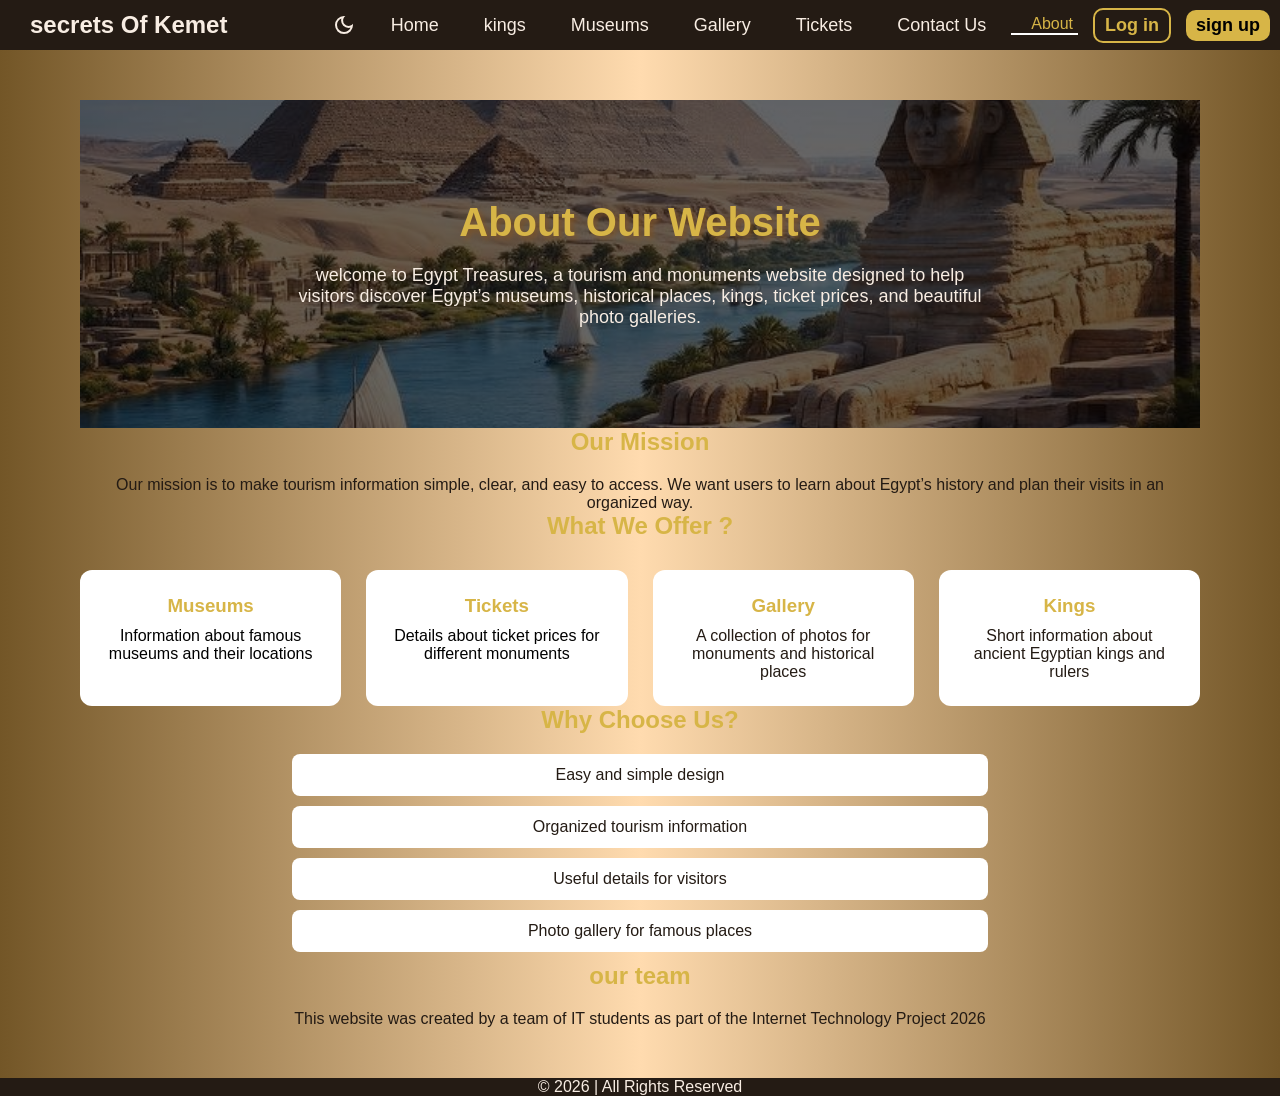
<file: about.html>
<!DOCTYPE html>
<html lang="en">
<head>
    <meta charset="UTF-8">
    <meta name="viewport" content="width=device-width, initial-scale=1.0">
    <title>About | Secrets Of Kemet</title>
    <link rel="stylesheet" href="style.css">
        <link rel="stylesheet" href="https://cdn.jsdelivr.net/npm/bootstrap-icons@1.11.1/font/bootstrap-icons.css">
    <style>
        body{
            font-family: 'Poppins', 'Segoe UI', Tahoma, Geneva, Verdana, sans-serif;
        }
        body.dark-mode .header , .h3-about{
            color: #d7b547;
        }
        body.dark-mode .box{
            color: #D1D1D1;   
            background-color: #2B1B12;
        }
        body.dark-mode li{
            color: #D1D1D1;   
            background-color: #2B1B12;
        }
        body.dark-mode .p-about{
           color: #F8EDE3;
        }
    </style>
</head>
<body>
 <header class="top">
        <h1 id="h1"> secrets Of Kemet</h1>
        <nav >
             <button id="theme-b">
            <svg class="sun-icon" xmlns="http://www.w3.org/2000/svg" height="24px" viewBox="0 -960 960 960" width="24px" fill="#FFD700"><path d="M565-395q35-35 35-85t-35-85q-35-35-85-35t-85 35q-35 35-35 85t35 85q35 35 85 35t85-35Zm-226.5 56.5Q280-397 280-480t58.5-141.5Q397-680 480-680t141.5 58.5Q680-563 680-480t-58.5 141.5Q563-280 480-280t-141.5-58.5ZM200-440H40v-80h160v80Zm720 0H760v-80h160v80ZM440-760v-160h80v160h-80Zm0 720v-160h80v160h-80ZM256-650l-101-97 57-59 96 100-52 56Zm492 496-97-101 53-55 101 97-57 59Zm-98-550 97-101 59 57-100 96-56-52ZM154-212l101-97 55 53-97 101-59-57Zm326-268Z"/></svg>
             <svg class="moon-icon" xmlns="http://www.w3.org/2000/svg" height="24px" viewBox="0 -960 960 960" width="24px" fill="#555"><path d="M480-120q-150 0-255-105T120-480q0-150 105-255t255-105q14 0 27.5 1t26.5 3q-41 29-65.5 75.5T444-660q0 90 63 153t153 63q55 0 101-24.5t75-65.5q2 13 3 26.5t1 27.5q0 150-105 255T480-120Zm0-80q88 0 158-48.5T740-375q-20 5-40 8t-40 3q-123 0-209.5-86.5T364-660q0-20 3-40t8-40q-78 32-126.5 102T200-480q0 116 82 198t198 82Zm-10-270Z"/></svg>
            </button>
            <a href="index.html">Home</a>
            <a href="kings.html">kings</a>
            <a href="museums.html">Museums</a>
            <a href="gallery.html">Gallery </a>
            <a href="tickets.html">Tickets</a>
            <a href="contact-us.html"> Contact Us</a>
            <a href="about.html"class="active" >About</a>
            <a href="login.html" class="button"> Log in </a>
            <a href="sign-in.html" class="button-2">sign up </a>
        </nav>
    </header>
    <div class="allsections">
    <section class="hero">
    <h2 class="header">About Our Website</h2>
    <p clase="p-about">welcome to Egypt Treasures, a tourism and monuments website designed
            to help visitors discover Egypt’s museums, historical places, kings,
            ticket prices, and beautiful photo galleries.</p>
</section>

<section class="mission">
    <h2 class="header" >Our Mission</h2>
    <p class="p-about">Our mission is to make tourism information simple, clear, and easy
            to access. We want users to learn about Egypt’s history and plan
            their visits in an organized way.</p>
</section>

<section class="offers">
    <h2 class="header" >What We Offer ? </h2>
    <div class="boxes">
        <div class="box">
            <h3 clase="h3-about">Museums</h3>
            <p clase="p-about" >Information about famous museums and their locations</p>
        </div>
        <div class="box">
            <h3 clase="h3-about" >Tickets</h3>
            <p>Details about ticket prices for different monuments</p>
        </div><div class="box">
            <h3 class="h3-about">Gallery</h3>
            <p class="p-about" >A collection of photos for monuments and historical places</p>
        </div>
        <div class="box">
            <h3>Kings</h3>
            <p class="p-about" >Short information about ancient Egyptian kings and rulers</p>
        </div>
    </div>
</section>

<section class="why">
    <h2 class="header" >Why Choose Us?</h2>
    <ul>
        <li>Easy and simple design</li>
        <li>Organized tourism information</li>
        <li>Useful details for visitors</li>
        <li>Photo gallery for famous places</li>
    </ul>
</section>

<section class="team">
    <h2 class="header">our team</h2>
    <p class="p-about">This website was created by a team of IT students as part of the
            Internet Technology Project 2026</p>
</section> </div>
     <footer>
        <p> &copy; 2026 | All Rights Reserved </p>
    </footer>
    <script src="script.js"></script>
</body>
</html>
</file>
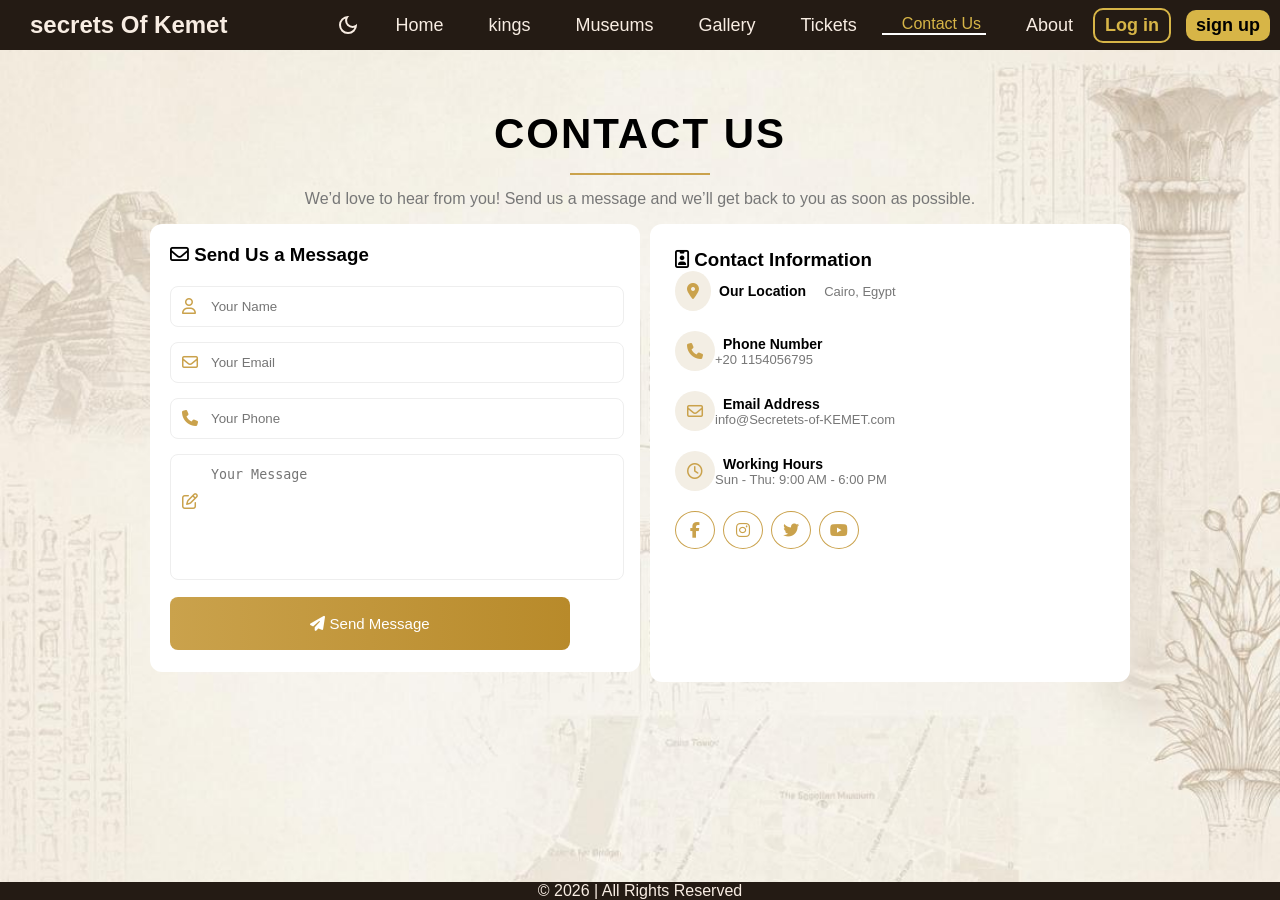
<file: contact-us.html>
<!DOCTYPE html>
<html lang="en">
<head>
    <meta charset="UTF-8">
    <meta name="viewport" content="width=device-width, initial-scale=1.0">
    <title>Contact Us | Secrets Of Kemet</title>
    <link rel="stylesheet" href="style.css">
     <link rel="stylesheet" href="https://cdnjs.cloudflare.com/ajax/libs/font-awesome/6.5.0/css/all.min.css">
    <link rel="stylesheet" href="https://cdn.jsdelivr.net/npm/bootstrap-icons@1.11.1/font/bootstrap-icons.css">
    <style>
        .all {
            background-image: url("images/light.png");
            background-repeat: no-repeat;
            background-position: center;
            background-attachment: fixed;
            background-size: cover;
            font-family: 'Poppins', sans-serif;
        }
        body.dark-mode {
            background-image: url("images/photo_6030322512849210557_y.jpg");
            background-size: cover;
            background-attachment: fixed;
            color: #A08D7D;
        }
        body.dark-mode .contact h1 {
            color: #D4A373;
        }
        body.dark-mode .line {
            background: #D4A373;
        }
        body.dark-mode .title {
            color: #A08D7D;
        }
        body.dark-mode .form1{
            background: rgba(34, 26, 21, 0.7);
            border: 1px solid #5E4834;
            box-shadow: 0 8px 32px 0 rgba(0, 0, 0, 0.5);
        }
        body.dark-mode .send {
            color: #E19F5B;
        }
         body.dark-mode .info-in-us h3{
            color: #E19F5B;
        }
        body.dark-mode .info-in-us {background: rgba(34, 26, 21, 0.7);
            border: 1px solid #5E4834;
            box-shadow: 0 8px 32px 0 rgba(0, 0, 0, 0.5);
        }
        body.dark-mode .input input,
        body.dark-mode .input textarea {
            background: #120E0A;
            border: 1px solid #44362a;
            color: #E5E1DB;
        }
        body.dark-mode .input span {
            color: #C59358;
        }
        body.dark-mode .item h4{
            color: #E19F5B;
        }
        body.dark-mode .item span {
            background: #2b221c;
            color: #D4A373;
        }
        body.dark-mode .social span {
            border-color: #D4A373;
            color: #D4A373;
        }
        body.dark-mode .butt {
            background: linear-gradient(to right, #6B4124, #C59358, #6B4124);
            color: #1A1612;
            font-weight: bold;
            border: none;
        }
        body.dark-mode .butt:hover {
            background: linear-gradient(to right, #C59358, #D4A373, #C59358);
            transform: translateY(-2px);
            transition: 0.3s;
        }
    </style>
</head>
<body class="all">
     <header class="top">
        <h1 id="h1"> secrets Of Kemet</h1>
        <nav >
             <button id="theme-b">
            <svg class="sun-icon" xmlns="http://www.w3.org/2000/svg" height="24px" viewBox="0 -960 960 960" width="24px" fill="#FFD700"><path d="M565-395q35-35 35-85t-35-85q-35-35-85-35t-85 35q-35 35-35 85t35 85q35 35 85 35t85-35Zm-226.5 56.5Q280-397 280-480t58.5-141.5Q397-680 480-680t141.5 58.5Q680-563 680-480t-58.5 141.5Q563-280 480-280t-141.5-58.5ZM200-440H40v-80h160v80Zm720 0H760v-80h160v80ZM440-760v-160h80v160h-80Zm0 720v-160h80v160h-80ZM256-650l-101-97 57-59 96 100-52 56Zm492 496-97-101 53-55 101 97-57 59Zm-98-550 97-101 59 57-100 96-56-52ZM154-212l101-97 55 53-97 101-59-57Zm326-268Z"/></svg>
             <svg class="moon-icon" xmlns="http://www.w3.org/2000/svg" height="24px" viewBox="0 -960 960 960" width="24px" fill="#555"><path d="M480-120q-150 0-255-105T120-480q0-150 105-255t255-105q14 0 27.5 1t26.5 3q-41 29-65.5 75.5T444-660q0 90 63 153t153 63q55 0 101-24.5t75-65.5q2 13 3 26.5t1 27.5q0 150-105 255T480-120Zm0-80q88 0 158-48.5T740-375q-20 5-40 8t-40 3q-123 0-209.5-86.5T364-660q0-20 3-40t8-40q-78 32-126.5 102T200-480q0 116 82 198t198 82Zm-10-270Z"/></svg>
            </button>
            <a href="index.html">Home</a>
            <a href="kings.html">kings</a>
            <a href="museums.html">Museums</a>
            <a href="gallery.html">Gallery </a>
            <a href="tickets.html">Tickets</a>
            <a href="contact-us.html"class="active" > Contact Us</a>
            <a href="about.html">About</a>
            <a href="login.html" class="button"> Log in </a>
            <a href="sign-in.html" class="button-2">sign up </a>
        </nav>
    </header>
     <section class="contact">

        <h1 class="usus">CONTACT US</h1>
        <div class="line"></div>
        <p class="title">
            We’d love to hear from you! Send us a message and we’ll get back to you as soon as possible.
        </p>
        <div class="contain">
            <div class="form1">
                <h3 class="send"><span class="fa-regular fa-envelope"></span> Send Us a Message</h3>
                <form id="form">
                    <div id="error"></div>
                    <div class="input">
                        <span class="fa-regular fa-user"></span>
                        <input id="textt" type="text" placeholder="Your Name">
                    </div>
                    <div class="input">
                        <span class="fa-regular fa-envelope"></span>
                        <input id="email" type="email" placeholder="Your Email">
                    </div>
                    <div class="input">
                        <span class="fa-solid fa-phone"></span>
                        <input id="num" type="number" placeholder="Your Phone">
                    </div>
                    <div class="input">
                        <span class="fa-regular fa-pen-to-square"></span>
                        <textarea id="area" class="note" placeholder="Your Message"></textarea>
                    </div>
                    <div>
                        <button id="button" class="butt"><span class="fa-solid fa-paper-plane"></span> Send
                            Message</button>
                    </div>
                </form>
            </div>
            <div class="info-in-us">
                <h3><span class="fa-regular fa-id-badge"></span> Contact Information</h3>
                <div class="item">
                    <span class="fa-solid fa-location-dot"></span>
                    <h4>Our Location</h4>
                    <p>Cairo, Egypt</p>
                </div>
                <div>
                    <div class="item">
                        <span class="fa-solid fa-phone"></span>
                        <div>
                            <h4>Phone Number</h4>
                            <p>+20 1154056795</p>
                        </div>
                    </div>
                    <div class="item">
                        <span class="fa-regular fa-envelope"></span>
                        <div>
                            <h4>Email Address</h4>
                            <p>info@Secretets-of-KEMET.com</p>
                        </div>
                    </div>
                    <div class="item">
                        <span class="fa-regular fa-clock"></span>
                        <div>
                            <h4>Working Hours</h4>
                            <p>Sun - Thu: 9:00 AM - 6:00 PM</p>
                        </div>
                    </div>
                    <div class="social">
                        <span class="fab fa-facebook-f"></span>
                        <span class="fab fa-instagram"></span>
                        <span class="fab fa-twitter"></span>
                        <span class="fab fa-youtube"></span>
                    </div>
                </div>
            </div>
        </div>
    </section>
      
    <footer>
        <p> &copy; 2026 | All Rights Reserved </p>
    </footer>
    <script>
        const themeBtn = document.getElementById('theme-b');
const bodyElement = document.body;
if (localStorage.getItem('theme') === 'dark') {
    bodyElement.classList.add('dark-mode');
}
themeBtn.addEventListener('click', () => {
    bodyElement.classList.toggle('dark-mode');
    if (bodyElement.classList.contains('dark-mode')) {
        localStorage.setItem('theme', 'dark');
    } else {
        localStorage.setItem('theme', 'light');
    }
});
        
       const form = document.getElementById('form');
const nam = document.getElementById('textt');
const emai = document.getElementById('email');
const phon = document.getElementById('num');
const mess = document.getElementById('area');
const errorElement = document.getElementById('error');

form.addEventListener('submit', function(e)  {
    let messages = [];
    if (nam.value === '' || nam.value == null) {
        messages.push("please enter your name");
    }

    
    const emailRegex = /^[^\s@]+@[^\s@]+\.[^\s@]+$/;
    if (!emailRegex.test(emai.value)) {
        messages.push("write the correct  EMAIL");
    }

    
    if (phon.value.length < 11) {
        messages.push(" The phone number must be at least 11 digits");
    }

    if (mess.value.length <= 10) {
        messages.push("please enter your message");
    }

    if (messages.length > 0) {
        e.preventDefault();
        errorElement.style.color = "red";
        errorElement.style.marginBottom = "15px";
        errorElement.innerText = messages.join(', ');
    }
});

nam.oninput = function() {
    localStorage.setItem('user_name', nam.value);
};

emai.oninput = function() {
    localStorage.setItem('user_email', emai.value);
};

phon.oninput = function() {
    localStorage.setItem('user_phone', phon.value);
};

mess.oninput = function() {
    sessionStorage.setItem('temp_message', mess.value);
};

window.onload = function() {
    if (localStorage.getItem('user_name')) {
        nam.value = localStorage.getItem('user_name');
    }
    
    if (localStorage.getItem('user_email')) {
        emai.value = localStorage.getItem('user_email');
    }
    
    if (localStorage.getItem('user_phone')) {
        phon.value = localStorage.getItem('user_phone');
    }

    if (sessionStorage.getItem('temp_message')) {
        mess.value = sessionStorage.getItem('temp_message');
    }
};

    </script>
</body>

</html>
</file>
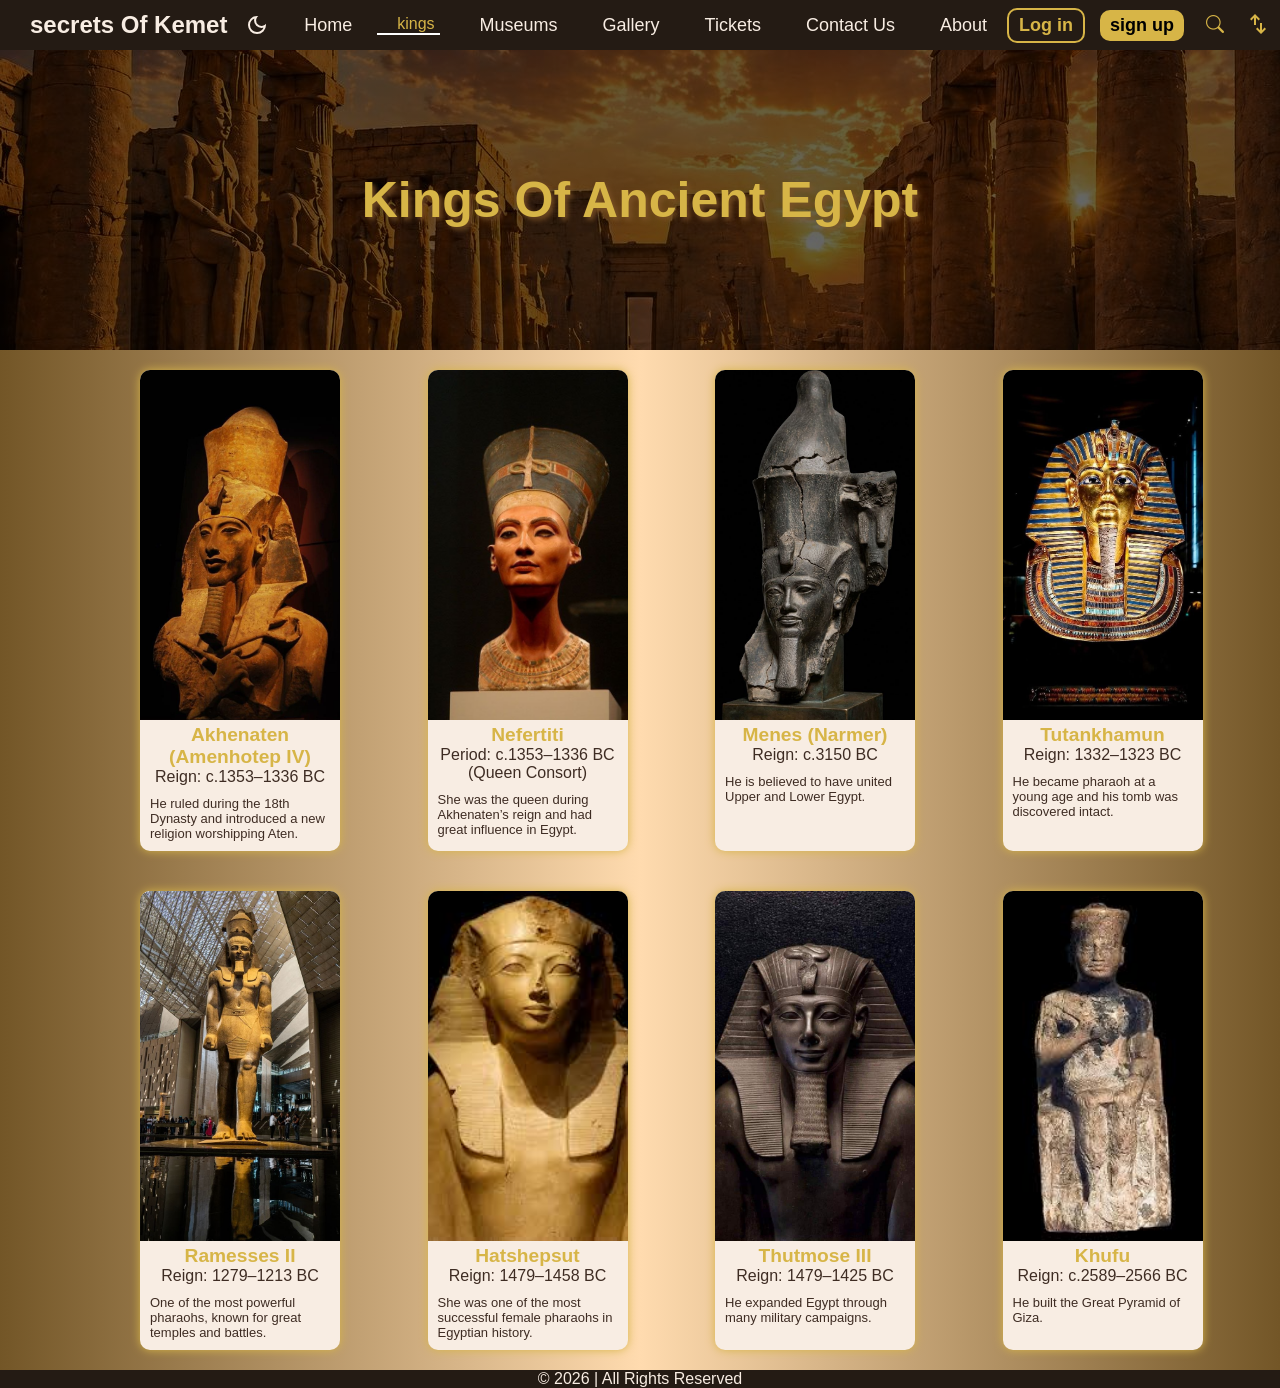
<file: kings.html>
<!DOCTYPE html>
<html lang="en">
<head>
    <meta charset="UTF-8">
    <meta name="viewport" content="width=device-width, initial-scale=1.0">
    <title>kings | Secrets Of Kemet</title>
    <link rel="stylesheet" href="style.css">
    <style>
        body{
            font-family: 'Poppins', 'Segoe UI', Tahoma, Geneva, Verdana, sans-serif;
        }
    
        body.dark-mode .card:hover{
            box-shadow: 0 7px 17px  #735627 ;
        }
   
        body.dark-mode .card{
            background-color: #2B1B12;
            box-shadow: 0 0 10px  #735627;
        }
        body.dark-mode .info{
            color: #D1D1D1;
        }
         body.dark-mode .info-2{
            color: #D1D1D1;
        }
        body.dark-mode #search input{
           background-color: #2B1B12;
        } 
    </style>
    <link rel="stylesheet" href="https://cdn.jsdelivr.net/npm/bootstrap-icons@1.11.1/font/bootstrap-icons.css">
</head>
<body>
    <header class="top">  
        <h1 id="h1"> secrets Of Kemet</h1>
        <nav >
             <button id="theme-b">
            <svg class="sun-icon" xmlns="http://www.w3.org/2000/svg" height="24px" viewBox="0 -960 960 960" width="24px" fill="#FFD700"><path d="M565-395q35-35 35-85t-35-85q-35-35-85-35t-85 35q-35 35-35 85t35 85q35 35 85 35t85-35Zm-226.5 56.5Q280-397 280-480t58.5-141.5Q397-680 480-680t141.5 58.5Q680-563 680-480t-58.5 141.5Q563-280 480-280t-141.5-58.5ZM200-440H40v-80h160v80Zm720 0H760v-80h160v80ZM440-760v-160h80v160h-80Zm0 720v-160h80v160h-80ZM256-650l-101-97 57-59 96 100-52 56Zm492 496-97-101 53-55 101 97-57 59Zm-98-550 97-101 59 57-100 96-56-52ZM154-212l101-97 55 53-97 101-59-57Zm326-268Z"/></svg>
             <svg class="moon-icon" xmlns="http://www.w3.org/2000/svg" height="24px" viewBox="0 -960 960 960" width="24px" fill="#555"><path d="M480-120q-150 0-255-105T120-480q0-150 105-255t255-105q14 0 27.5 1t26.5 3q-41 29-65.5 75.5T444-660q0 90 63 153t153 63q55 0 101-24.5t75-65.5q2 13 3 26.5t1 27.5q0 150-105 255T480-120Zm0-80q88 0 158-48.5T740-375q-20 5-40 8t-40 3q-123 0-209.5-86.5T364-660q0-20 3-40t8-40q-78 32-126.5 102T200-480q0 116 82 198t198 82Zm-10-270Z"/></svg>
            </button>
            <a href="index.html">Home</a>
            <a href="kings.html" class="active">kings</a>
            <a href="museums.html">Museums</a>
            <a href="gallery.html">Gallery </a>
            <a href="tickets.html">Tickets</a>
            <a href="contact-us.html"> Contact Us</a>
            <a href="about.html">About</a>
            <a href="login.html" class="button"> Log in </a>
            <a href="sign-in.html" class="button-2">sign up </a>
            <button class="search-b">
                 <span class="bi bi-search"></span>
            </button>
             <button class="layout">
                <svg class="s-t" xmlns="http://www.w3.org/2000/svg" height="24px" viewBox="0 -960 960 960" width="24px" fill="#e3e3e3"><path d="M320-440v-287L217-624l-57-56 200-200 200 200-57 56-103-103v287h-80ZM600-80 400-280l57-56 103 103v-287h80v287l103-103 57 56L600-80Z"/></svg>
            </button> 
        </nav>
    </header>
    
    <main>
    <h2 id="h2">Kings Of Ancient Egypt</h2>
    <div id="search">
            <input type="text" placeholder="search......" >
     </div>
 <section class="row-s">
    <div class="row">
        <div class="card">
            <img src="images-kings/photo_2026-04-26_17-22-51.jpg" alt="king">
            <h3 class="name">Akhenaten (Amenhotep IV)</h3>
             <p class="info">Reign: c.1353–1336 BC</p>
             <p class="info-2">He ruled during the 18th Dynasty and introduced a new religion worshipping Aten.</p>
        </div>
        <div class="card">
            <img src="images-kings/photo_٢٠٢٦-٠٤-٢٦_٢١-٤١-٤٠.jpg" alt="king">
            <h3 class="name">Nefertiti</h3>
            <p class="info">Period: c.1353–1336 BC (Queen Consort)</p>
            <p class="info-2">She was the queen during Akhenaten’s reign and had great influence in Egypt.</p>
        </div>

        <div class="card">
            <img src="images-kings/photo_2026-04-30_22-57-32.jpg" alt="king">
            <h3 class="name">Menes (Narmer)</h3>
             <p class="info">Reign: c.3150 BC</p>
             <p class="info-2">He is believed to have united Upper and Lower Egypt.</p>
        </div>
         <div class="card">
            <img src="images-kings/photo_2026-04-26_17-24-52.jpg" alt="king">
            <h3 class="name">Tutankhamun</h3>
            <p class="info">Reign: 1332–1323 BC</p>
             <p class="info-2">He became pharaoh at a young age and his tomb was discovered intact.</p>
        </div>
    </div>
        <div class="row">
        <div class="card">
            <img src="images-kings/photo_٢٠٢٦-٠٤-٢٦_٢١-٤١-٤١ (2).jpg" alt="king">
            <h3 class="name">Ramesses II</h3>
            <p class="info">Reign: 1279–1213 BC</p>
            <p class="info-2">One of the most powerful pharaohs, known for great temples and battles.</p>
        </div>
         <div class="card">
            <img src="images-kings/images.jpg" alt="king">
            <h3 class="name">Hatshepsut</h3>
            <p class="info">Reign: 1479–1458 BC</p>
            <p class="info-2">She was one of the most successful female pharaohs in Egyptian history.</p>
        </div>
        <div class="card">
            <img src="images-kings/photo_٢٠٢٦-٠٤-٢٦_٢١-٤١-٤١.jpg" alt="king">
            <h3 class="name">Thutmose III</h3>
             <p class="info">Reign: 1479–1425 BC</p>
              <p class="info-2">He expanded Egypt through many military campaigns.</p>
        </div>
        <div class="card">
            <img src="images-kings/images (1).jpg" alt="king">
            <h3 class="name">Khufu</h3>
            <p class="info">Reign: c.2589–2566 BC</p>
            <p class="info-2">He built the Great Pyramid of Giza.</p>
        </div>
    </div>
 </section>
    </main>
    <footer>
        <p> &copy; 2026 | All Rights Reserved </p>
    </footer>
    <script src="script.js"></script>
</body>

</html>
</file>
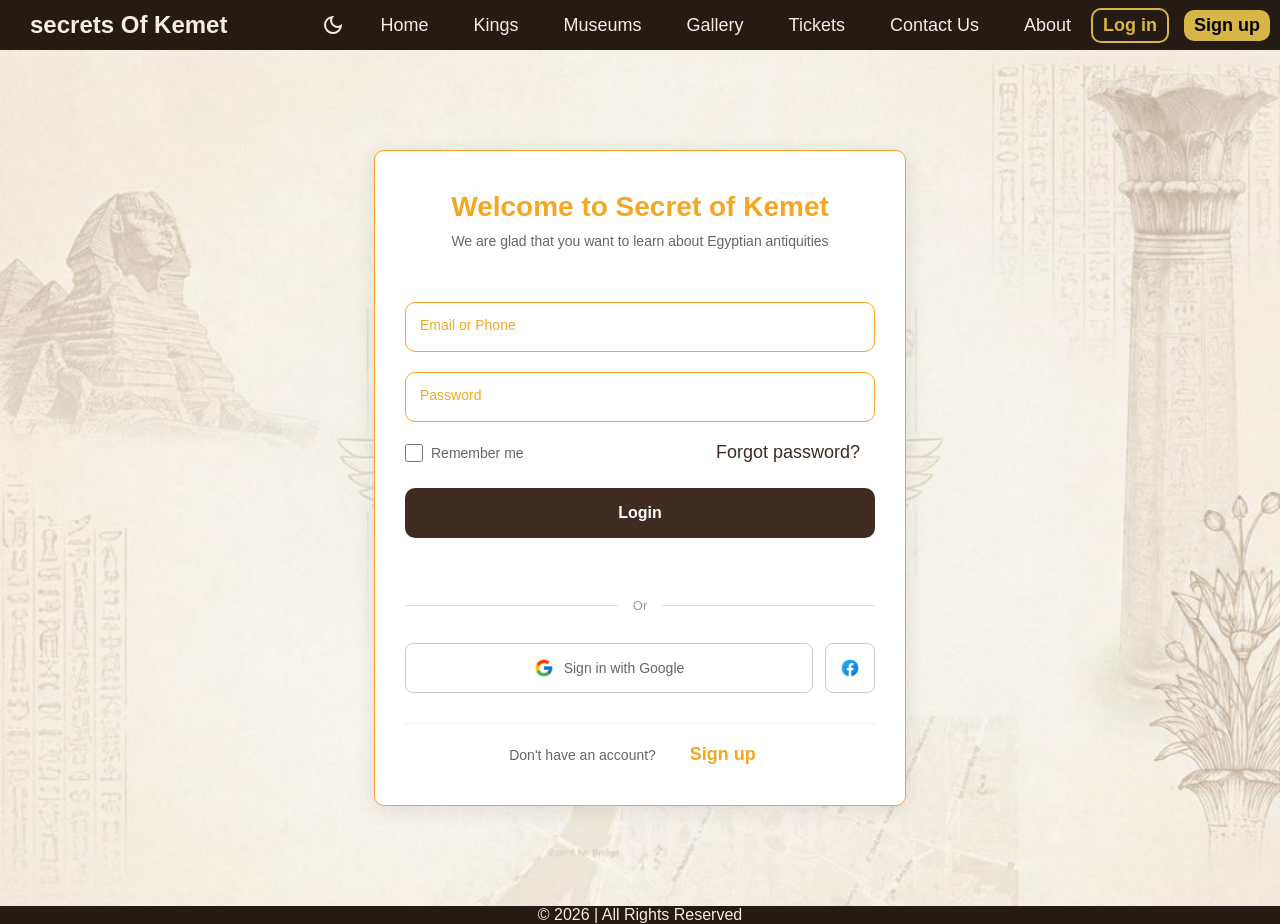
<file: login.html>
<!DOCTYPE html>
<html lang="en">
<head>
    <meta charset="UTF-8">
    <meta name="viewport" content="width=device-width, initial-scale=1.0">
    <title>Log In | Secrets Of Kemet</title>
    <link rel="stylesheet" href="style.css">
        <link rel="stylesheet" href="https://cdn.jsdelivr.net/npm/bootstrap-icons@1.11.1/font/bootstrap-icons.css">
    <style>
body {
display: flex;
min-height: 100vh; 
justify-content: center;
align-items: center;
background-image: url("images/light.png");
background-repeat: no-repeat;
background-position: center;
background-attachment: fixed;
background-size: cover;
font-family: 'Poppins', 'Segoe UI', Tahoma, Geneva, Verdana, sans-serif;
}     
        :root {
--main-color: #3E2C23;
--white: #ffffff;
--accent: #f5a623;
--dark: #0d0e12;
--text-muted: #ffffffa6;
--purple-focus: #8749f2;
--border-light: #ccc;
--text-secondary: #666;
}
.dark-mode{
    --main-color: linear-gradient(to right, #6B4124, #C59358, #6B4124);
    --white: rgba(34,26,21,0.7);
    --accent: #D4A373;
    --dark: white;
    --text-muted: #ffffffa6;
    --purple-focus: #ffffff;
    --border-light: #C59358;
    --text-secondary: #D4A373;
    background-image: url("images/dark.png");
}
.dark-mode .login-button:hover{
    background: linear-gradient(to right, #C59358, #D4A373, #C59358);
    transform: translateY(-2px);
    transition: 0.3s;
}
.dark-mode .social-button {
    color: #ffffff
}
.dark-mode .social-button:hover{
    color: #6B4124

}     
 body.dark-mode{
            background-image: url("images/dark.png");
            background-size: cover;
            background-position: center;
	        background-repeat:no-repeat;
}
</style>
</head>
<body>
    <header class="top">
        <h1 id="h1"> secrets Of Kemet</h1>
        <nav >
             <button id="theme-b">
            <svg class="sun-icon" xmlns="http://www.w3.org/2000/svg" height="24px" viewBox="0 -960 960 960" width="24px" fill="#FFD700"><path d="M565-395q35-35 35-85t-35-85q-35-35-85-35t-85 35q-35 35-35 85t35 85q35 35 85 35t85-35Zm-226.5 56.5Q280-397 280-480t58.5-141.5Q397-680 480-680t141.5 58.5Q680-563 680-480t-58.5 141.5Q563-280 480-280t-141.5-58.5ZM200-440H40v-80h160v80Zm720 0H760v-80h160v80ZM440-760v-160h80v160h-80Zm0 720v-160h80v160h-80ZM256-650l-101-97 57-59 96 100-52 56Zm492 496-97-101 53-55 101 97-57 59Zm-98-550 97-101 59 57-100 96-56-52ZM154-212l101-97 55 53-97 101-59-57Zm326-268Z"/></svg>
             <svg class="moon-icon" xmlns="http://www.w3.org/2000/svg" height="24px" viewBox="0 -960 960 960" width="24px" fill="#555"><path d="M480-120q-150 0-255-105T120-480q0-150 105-255t255-105q14 0 27.5 1t26.5 3q-41 29-65.5 75.5T444-660q0 90 63 153t153 63q55 0 101-24.5t75-65.5q2 13 3 26.5t1 27.5q0 150-105 255T480-120Zm0-80q88 0 158-48.5T740-375q-20 5-40 8t-40 3q-123 0-209.5-86.5T364-660q0-20 3-40t8-40q-78 32-126.5 102T200-480q0 116 82 198t198 82Zm-10-270Z"/></svg>
            </button>
            <a href="index.html">Home</a>
            <a href="kings.html">Kings</a>
            <a href="museums.html">Museums</a>
            <a href="gallery.html">Gallery </a>
            <a href="tickets.html">Tickets</a>
            <a href="contact-us.html"> Contact Us</a>
            <a href="about.html">About</a>
            <a href="login.html" class="button" > Log in</a>
            <a href="sign-in.html" class="button-2">Sign up</a>
        </nav>
    </header>

    <!-- Start Login container -->
        <div class="login-container">
        <div class="login-header">
            <h1>Welcome to Secret of Kemet</h1>
            <p>We are glad that you want to learn about Egyptian antiquities</p>
        </div>
        <!-- Email form -->
        <p id="error"></p>
        <form id="loginForm" onsubmit="return login()">
            <div class="form-group">
                <input type="text" class="form-input" id="email" placeholder=" ">
                <label for="email">Email or Phone</label>
            </div>
            <!-- Password form -->
            <div class="form-group">
                <input type="password" class="form-input" id="password" placeholder=" ">
                <label for="password">Password</label>
            </div>
            
            <div class="form-options">
                <div class="checkbox-wrapper">
                    <input type="checkbox" id="remember" name="remember">
                    <label for="remember">Remember me</label>
                </div>
                <a href="#forgot-password" class="forgot-password">Forgot password?</a>
            </div>

            <button type="submit" class="login-button">Login</button>
            <!-- Line divides  -->
            <div class="divider">
                <hr>
                <span class="divider-text">Or</span>
                <hr>
            </div>

            <div class="social-login">
                <button type="button" class="social-button google" aria-label="Sign in with Google">
                    <img src="images/google-logo-48.png" alt="">
                    <span>Sign in with Google</span>
                </button>
                <button type="button" class="social-button facebook" aria-label="Sign in with Facebook">
                    <img src="images/facebook-logo-48.png" alt="">
                </button>
            </div>
        </form>

        <div class="signup-prompt">
            <p>Don't have an account? <a href="sign-in.html">Sign up</a></p>
        </div>
    </div>
    <footer>
        <p> &copy; 2026 | All Rights Reserved </p>
    </footer>
    <script src="script.js"></script>

</body>

</html>
</file>
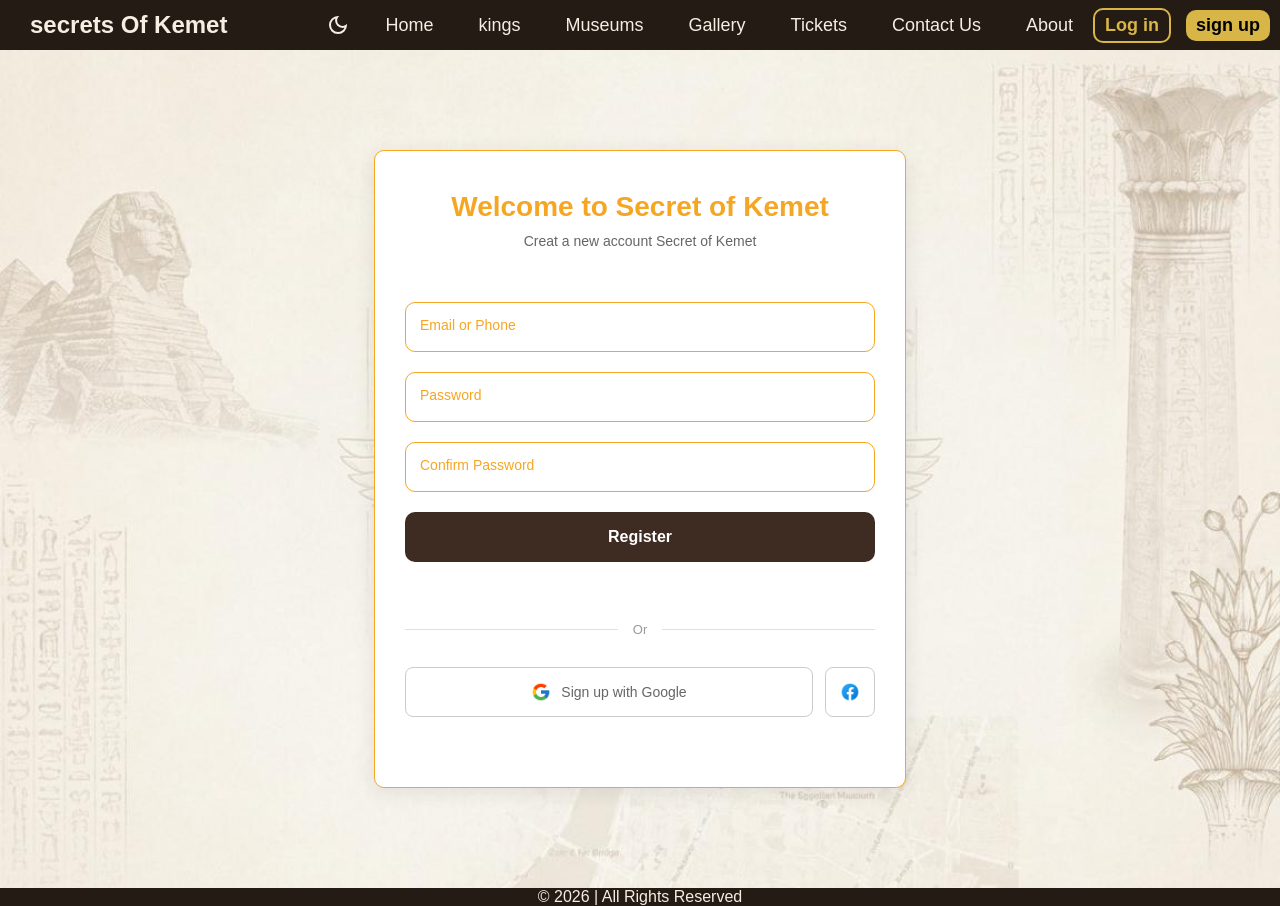
<file: sign-in.html>
<!DOCTYPE html>
<html lang="en">
<head>
    <meta charset="UTF-8">
    <meta name="viewport" content="width=device-width, initial-scale=1.0">
    <title>Sign In | Secrets Of Kemet</title>
    <link rel="stylesheet" href="style.css">
        <link rel="stylesheet" href="https://cdn.jsdelivr.net/npm/bootstrap-icons@1.11.1/font/bootstrap-icons.css">
    <style>
        body {
display: flex;
justify-content: center;
align-items: center;
min-height: 100vh; 
background-image: url("images/light.png");
background-repeat: no-repeat;
background-position: center;
background-attachment: fixed;
background-size: cover;
font-family: 'Poppins', 'Segoe UI', Tahoma, Geneva, Verdana, sans-serif;
}
        :root {
--main-color: #3E2C23;
--white: #ffffff;
--accent: #f5a623;
--dark: #0d0e12;
--text-muted: #ffffffa6;
--purple-focus: #8749f2;
--border-light: #ccc;
--text-secondary: #666;
}
.dark-mode{
    --main-color: linear-gradient(to right, #6B4124, #C59358, #6B4124);
    --white: rgba(34,26,21,0.7);
    --accent: #D4A373;
    --dark: white;
    --text-muted: #ffffffa6;
    --purple-focus: #ffffff;
    --border-light: #C59358;
    --text-secondary: #D4A373;
    background-image: url("images/dark.png");
}
.dark-mode .login-button:hover{
    background: linear-gradient(to right, #C59358, #D4A373, #C59358);
    transform: translateY(-2px);
    transition: 0.3s;
}
.dark-mode .social-button {
    color: #ffffff
}
.dark-mode .social-button:hover{
    color: #6B4124

}
 body.dark-mode{
            background-image: url("images/dark.png");
            background-size: cover;
            background-position: center;
	        background-repeat:no-repeat;
        } 
        
</style>
</head>
<body>
      <header class="top">
        <h1 id="h1"> secrets Of Kemet</h1>
        <nav >
             <button id="theme-b">
            <svg class="sun-icon" xmlns="http://www.w3.org/2000/svg" height="24px" viewBox="0 -960 960 960" width="24px" fill="#FFD700"><path d="M565-395q35-35 35-85t-35-85q-35-35-85-35t-85 35q-35 35-35 85t35 85q35 35 85 35t85-35Zm-226.5 56.5Q280-397 280-480t58.5-141.5Q397-680 480-680t141.5 58.5Q680-563 680-480t-58.5 141.5Q563-280 480-280t-141.5-58.5ZM200-440H40v-80h160v80Zm720 0H760v-80h160v80ZM440-760v-160h80v160h-80Zm0 720v-160h80v160h-80ZM256-650l-101-97 57-59 96 100-52 56Zm492 496-97-101 53-55 101 97-57 59Zm-98-550 97-101 59 57-100 96-56-52ZM154-212l101-97 55 53-97 101-59-57Zm326-268Z"/></svg>
             <svg class="moon-icon" xmlns="http://www.w3.org/2000/svg" height="24px" viewBox="0 -960 960 960" width="24px" fill="#555"><path d="M480-120q-150 0-255-105T120-480q0-150 105-255t255-105q14 0 27.5 1t26.5 3q-41 29-65.5 75.5T444-660q0 90 63 153t153 63q55 0 101-24.5t75-65.5q2 13 3 26.5t1 27.5q0 150-105 255T480-120Zm0-80q88 0 158-48.5T740-375q-20 5-40 8t-40 3q-123 0-209.5-86.5T364-660q0-20 3-40t8-40q-78 32-126.5 102T200-480q0 116 82 198t198 82Zm-10-270Z"/></svg>
            </button>
            <a href="index.html">Home</a>
            <a href="kings.html">kings</a>
            <a href="museums.html">Museums</a>
            <a href="gallery.html">Gallery </a>
            <a href="tickets.html">Tickets</a>
            <a href="contact-us.html"> Contact Us</a>
            <a href="about.html">About</a>
            <a href="login.html" class="button"> Log in </a>
            <a href="sign-in.html" class="button-2">sign up </a>
        </nav>
    </header>
    <div class="login-container">
        <div class="login-header">
            <h1>Welcome to Secret of Kemet</h1>
            <p>Creat a new account Secret of Kemet</p>
        </div>
        <p id="error"></p>
        <form id="loginForm" onsubmit="return signup()">
            <div class="form-group">
                <input type="text" class="form-input" id="email" placeholder=" ">
                <label for="email">Email or Phone</label>
            </div>

            <div class="form-group">
                <input type="password" class="form-input" id="password" placeholder=" ">
                <label for="password">Password</label>
            </div>
            <div class="form-group">
                <input type="password" class="form-input" id="password2" placeholder=" ">
                <label for="password2">Confirm Password</label>
            </div>

            <button type="submit" class="login-button">Register</button>

            <div class="divider">
                <hr>
                <span class="divider-text">Or</span>
                <hr>
            </div>

            <div class="social-login">
                <button type="button" class="social-button google" aria-label="Sign in with Google">
                    <img src="images/google-logo-48.png" alt="">
                    <span>Sign up with Google</span>
                </button>
                <button type="button" class="social-button facebook" aria-label="Sign in with Facebook">
                    <img src="images/facebook-logo-48.png" alt="">
                </button>
            </div>
        </form>
    </div>
    
    <footer>
        <p> &copy; 2026 | All Rights Reserved </p>
    </footer>

    <script src="script.js"></script>

</body>

</html>
</file>
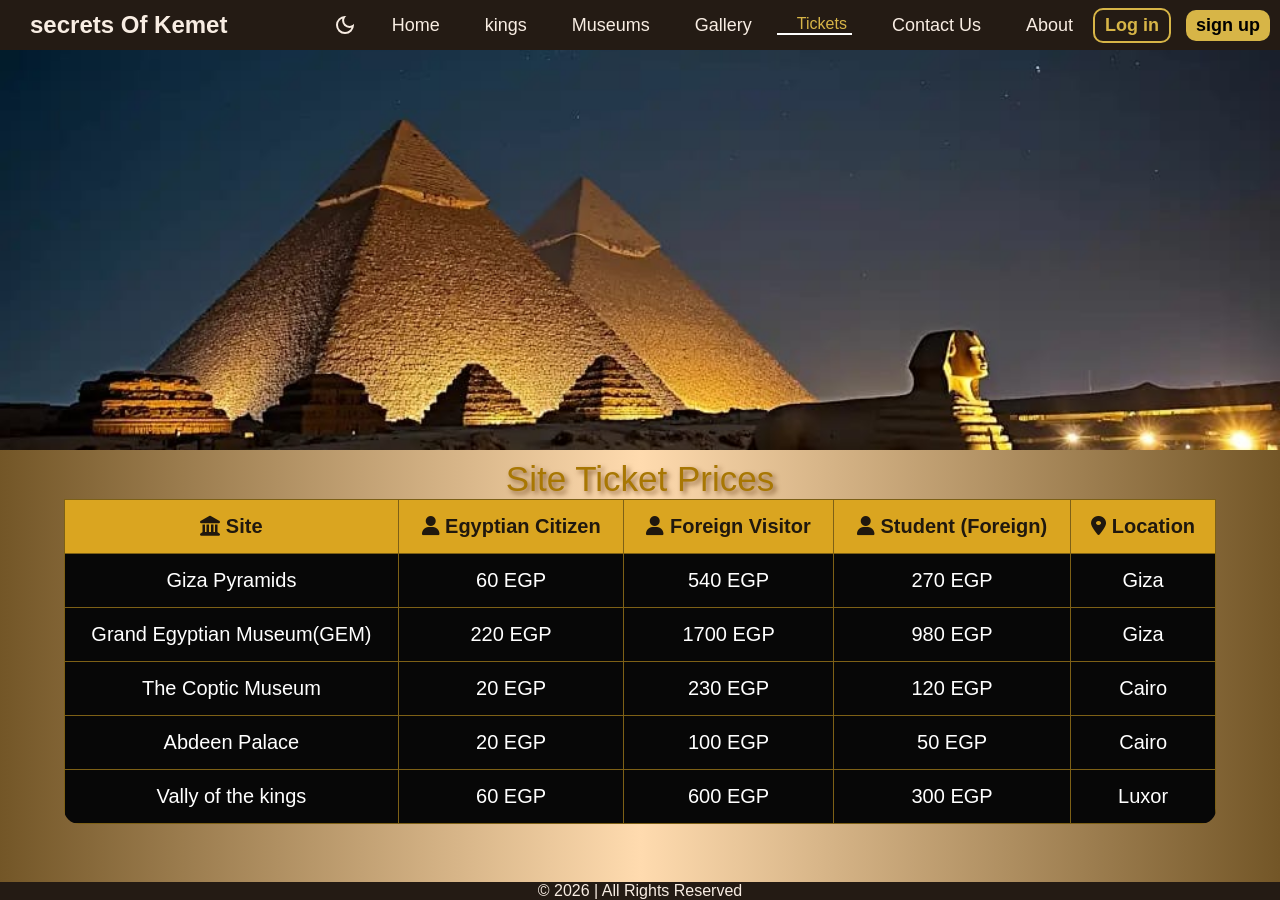
<file: tickets.html>
<!DOCTYPE html>
<html lang="en">
<head>
    <meta charset="UTF-8">
    <meta name="viewport" content="width=device-width, initial-scale=1.0">
    <title>Tickets | Secrets Of Kemet</title>
    <link rel="stylesheet" href="style.css">
    <link rel="stylesheet" href="https://cdn.jsdelivr.net/npm/bootstrap-icons@1.11.1/font/bootstrap-icons.css">
    <link rel="stylesheet" href="https://cdnjs.cloudflare.com/ajax/libs/font-awesome/6.5.0/css/all.min.css">
        <style>
      body{
        font-family: 'Poppins', 'Segoe UI', Tahoma, Geneva, Verdana, sans-serif;
     }
    </style>
</head>
<body>
      <header class="top">  
        <h1 id="h1"> secrets Of Kemet</h1>
        <nav >
            <button id="theme-b">
            <svg class="sun-icon" xmlns="http://www.w3.org/2000/svg" height="24px" viewBox="0 -960 960 960" width="24px" fill="#FFD700"><path d="M565-395q35-35 35-85t-35-85q-35-35-85-35t-85 35q-35 35-35 85t35 85q35 35 85 35t85-35Zm-226.5 56.5Q280-397 280-480t58.5-141.5Q397-680 480-680t141.5 58.5Q680-563 680-480t-58.5 141.5Q563-280 480-280t-141.5-58.5ZM200-440H40v-80h160v80Zm720 0H760v-80h160v80ZM440-760v-160h80v160h-80Zm0 720v-160h80v160h-80ZM256-650l-101-97 57-59 96 100-52 56Zm492 496-97-101 53-55 101 97-57 59Zm-98-550 97-101 59 57-100 96-56-52ZM154-212l101-97 55 53-97 101-59-57Zm326-268Z"/></svg>
            <svg class="moon-icon" xmlns="http://www.w3.org/2000/svg" height="24px" viewBox="0 -960 960 960" width="24px" fill="#555"><path d="M480-120q-150 0-255-105T120-480q0-150 105-255t255-105q14 0 27.5 1t26.5 3q-41 29-65.5 75.5T444-660q0 90 63 153t153 63q55 0 101-24.5t75-65.5q2 13 3 26.5t1 27.5q0 150-105 255T480-120Zm0-80q88 0 158-48.5T740-375q-20 5-40 8t-40 3q-123 0-209.5-86.5T364-660q0-20 3-40t8-40q-78 32-126.5 102T200-480q0 116 82 198t198 82Zm-10-270Z"/></svg>
            </button>
            <a href="index.html">Home</a>
            <a href="kings.html">kings</a>
            <a href="museums.html">Museums</a>
            <a href="gallery.html">Gallery </a>
            <a href="tickets.html"class="active" >Tickets</a>
            <a href="contact-us.html"> Contact Us</a>
            <a href="about.html">About</a>
            <a href="login.html" class="button"> Log in </a>
            <a href="sign-in.html" class="button-2">sign up </a>
        </nav>
    </header>
    <section class="img"> </section>
<table class="ticket-table">
    <caption>Site Ticket Prices</caption>
    <thead>
        <tr>
            <th><i class="fas fa-landmark"></i> Site</th>
            <th><i class="fas fa-user"></i> Egyptian Citizen</th>
            <th><i class="fas fa-user"></i> Foreign Visitor</th>
            <th><i class="fas fa-user"></i> Student (Foreign)</th>
            <th><i class="fas fa-location-dot"></i> Location</th>
        </tr>
    </thead>
    <tbody>
        <tr>
            <td>Giza Pyramids</td>
            <td>60 EGP</td>
            <td>540 EGP</td>
            <td>270 EGP</td>
            <td>Giza</td>
        </tr>
            <tr>
            <td>Grand Egyptian Museum(GEM)</td>
            <td>220 EGP</td>
            <td>1700 EGP</td>
            <td>980 EGP</td>
            <td>Giza</td>
        </tr>
            <tr>
            <td>The Coptic Museum</td>
            <td>20 EGP</td>
            <td>230 EGP</td>
            <td>120 EGP</td>  
            <td>Cairo</td>
        </tr>
        <tr>
            <td>Abdeen Palace</td>
            <td>20 EGP</td>
            <td>100 EGP</td>
            <td>50 EGP</td>  
            <td>Cairo</td>
        </tr>
        <tr>
            <td>Vally of the kings</td>
            <td>60 EGP</td>
            <td>600 EGP</td>
            <td>300 EGP</td>
            <td>Luxor</td>
        </tr>   
    </tbody>
</table>
    <footer>
        <p> &copy; 2026 | All Rights Reserved </p>
    </footer>
    <script src="script.js"></script>
</body>
</html>
</file>
<file: style.css>
* {
              margin: 0;
              padding: 0;
             }
        body{
			background:linear-gradient(to right,#735627,#ffbc6a89,#735627); 
            display: flex;
            flex-direction: column; 
            min-height: 100vh;
        }
        #h1{
             color: #F8EDE3;
             font-size:x-large;
             font-weight: 900;
             padding-left: 30px;
        }
        .top{
            display: flex;
            justify-content: space-between;
            align-items: center; 
            text-align: center;
            background-color: #241b14;
            width: 100%;
			font-family: 'Poppins', 'Segoe UI', Tahoma, Geneva, Verdana, sans-serif;
        }
        nav{
            height: 50px;
            display: flex;
            align-items: center;
            justify-content: center; 
            text-align: center;  
        } 
        a{
            margin-left: 10px;
            margin-right: 10px;
            color: #F8EDE3;
            font-size: large; 
            font-weight: 500;
            padding-right: 5px; 
            padding-left: 20px;
            text-decoration: none;
            transition: 0.3;  
        }
        nav a:hover{
            color: #d7b547;
            transform: translateY(-7px);
       }
        nav a.active{
          border-bottom: 2px solid white;
          color:  #d7b547;
          font-size: medium;
		}
       .button{
        padding: 5px 10px;
        border-radius: 10px;
        text-decoration: none;
        font-weight: bold;
        margin-left: 5px;
        transition: 0.3s;
        border: 2px solid #d7b547;
        color: #d7b547;
       }
       .button-2{
        padding: 5px 10px;
        border-radius: 10px;
        text-decoration: none;
        font-weight: bold;
        margin-left: 5px;
        transition: 0.3s;
        background-color: #d7b547;
        color: black;
       }
        .button-2:hover{
        color: black;
       } 
       .search-b {
        background: none;
        border: none;
        padding: 12px;
        border-radius: 50%;
        cursor: pointer;
        transition: 0.3s;
       }
        .search-b span {
         color:#d7b547;
        font-size: 18px;
        } 
        .search-b:hover{
            transform: scale(0.9);
        }
        #search{
            display: none;
            margin-top: 10px;
        }
        #search input{
            padding: 8px;
            width: 200px;
            border: none;
            width: 70%;
            border-radius: 10px;
        }
        #search input:hover{
            border: 3px solid #3E2C23;
            cursor: pointer;
        }
        #search.active{
            display: block;
            margin-left: 25%;
        }
        .sun-icon { 
            display: none; 
        } 
        .moon-icon {
             display: block; 
             fill: #F8EDE3;
            } 
        .moon-icon:hover{
            fill: #d7b547;
            transform: scale(1.1);
        }
        .sun-icon:hover{
            fill: #F8EDE3;
             transform: scale(1.1);
        }
        body.dark-mode {
             background: black;
             color: white;
        }
        body.dark-mode footer{
            background-color: black;
        }
        body.dark-mode .top{
            background-color: black;
        }
        body.dark-mode .card{
            box-shadow: 0 0 10px #735627;
        }
        body.dark-mode .sun-icon { 
            display: block; 
        } 
        body.dark-mode .moon-icon { 
            display: none; 
        } 
        body.dark-mode #h2{
             background-image: linear-gradient(rgba(0,0,0,0.7), rgba(0,0,0,0.7)), 
            url("images-kings/photo_2026-04-26_14-07-16.jpg");
        }
        #theme-b {
         background: none;
         border: none;
         cursor: pointer; 
         padding: 5px;
        }
        .layout {
			 background: none;
             border: none;
		     padding: 10px;
			cursor: pointer;
          }
         .s-t{
			 fill: #d7b547;
		 }
          .s-t:hover {
			  fill: #F8EDE3;
			  transform: scale(1.1);
          }
        footer{ 
        color: #F8EDE3;
        text-align: center; 
        background-color: #241b14;
		font-family: 'Poppins', 'Segoe UI', Tahoma, Geneva, Verdana, sans-serif;
        width: 100%;
        margin-top: auto;
       }
        #h2{
            margin: 0;
            background-image: linear-gradient(rgba(0,0,0,0.6), rgba(0,0,0,0.6)), 
            url("images-kings/photo_2026-04-26_14-07-16.jpg");
            background-size: cover;
            background-position: center;
			text-shadow: 3px 3px 5px rgb(125, 83, 39, 0.836);
            height: 300px;
            display: flex;
            align-items: center;
            justify-content: center;
            color: #d7b547;
            font-size: 50px;
            font-weight: bolder;
            text-align: center;
        }
        .row{
            display: grid;
            grid-template-columns: repeat(4,1fr);
            gap: 30px;
            padding: 20px;
            padding-left: 140px;
        }
        .card{
            width: 200px;
            background-color: #F8EDE3;
            border-radius: 10px;
            overflow: hidden;
            box-shadow: 0 0 10px #d7b547;
            text-align: center;
        }
        .card img{
            width: 100%;
            height: 350px;
            object-fit: cover;
            transition: 0.3s;
        }
        .card:hover{
            transform: translateY(-7px);
            box-shadow: 0 7px 17px #3E2C23;
            cursor: pointer;
       }
       .name{
		color: #d7b547;
        font-size: larger;
        font-family: Verdana, Geneva, Tahoma, sans-serif;
       }
       .info{
        color: #3E2C23;
        font-size: medium;
        font-family: Verdana, Geneva, Tahoma, sans-serif;
       }
       .info-2{
        color: #3E2C23;
        font-size: small;
        font-family: Verdana, Geneva, Tahoma, sans-serif;
        direction: ltr;
        text-align: left;
        padding: 10px;
       }
       .hidden {
       display: none;
      }

       .h1{
	    width: 100%;
   	    color:#33240e ; 
        font-size: 40px;
        font-weight: 600;
        font-family: Arial, sans-serif;
	    text-align: center;
        margin-top: 50px;
	    letter-spacing: 3px;
        text-shadow: 6px 6px 4px rgba(125, 83, 39, 0.836);
       }
        .museum-name{
        font-size: 35px;
        font-weight: 600;
	    margin-left: 30px;
       }
      .p{
	    text-align: start;
	    justify-content: start;
	    font-size: 25px;
	    font-weight: 550;
	    margin-left: 30px;
       }
      .museum{
        display: flex;
        justify-content: space-between;
        align-items: center;
        gap: 20px;
        margin-bottom: 150px;
       }
      .text{
        width: 70%;
	    color: #33240e ;
        line-height: 40px;
       }
      .mus1{
        width: 400px;
        height: 500px;
	    margin-right: 70px;
        margin-top: 70px;
       }
      .museum img{
        width: 350px;
        margin-right: 70px;
       }
      .a{
        margin-left: 30px;
        text-decoration: none;
        font-size: 25px;
        color: beige;
       }
       .a:hover{
		color: #241b14;
	    cursor: pointer;
	   }
      .plink{
        margin-left: 30px ;
        margin-top: 70px;
        color: #2f2719;
        font-size: 30px;
        font-family:Impact, Haettenschweiler, 'Arial Narrow Bold', sans-serif;
        letter-spacing: 2px;
       }

h1.title{
    text-align: center;
    color: #2e2211f7;
    margin: 30px;
    margin-top: 50px;
    text-shadow: 3px 3px 5px rgb(125, 83, 39, 0.836);
}
.title{
    text-align: center;
    color: #2e2211f7;

}
.titvid{
    position: relative;
    margin: 40px;
    padding-bottom: 56.25%;
	padding-left:60px;
}
iframe{
    position: absolute;
    width: 90%;
    height: 90%;
}

.gallery{
    display:grid;
    grid-template-columns: repeat(3,1fr);
    margin: 10px;
    gap: 6px;
}
.gallery > figure{
    width: 100%;
    min-height: 200px;
    object-fit: cover;
    margin: 0;

}
figure img{
    width: 100%;
    height: 100%;
    border-radius: 20px;
    cursor: pointer;
}
#lightbox{
    display: none;
    background-color: rgb(0, 0, 0,85%);
    position: fixed;
    top: 0;
    left: 0;
    width: 100%;
    height: 100%;
    cursor: pointer;
    justify-content: center;
    align-items: center;
}
.close-img{
    position: absolute;
    top: 20px;
    right: 30px;
    color: white;
    font-size: 45px;
    font-weight: bold;
}
.lightbox-img{
    max-width: 80%;
    max-height: 80%;
    min-width: 40%;
    object-fit: cover;
    border: 1px solid white;
    border-radius: 10px;
}

@import url('https://fonts.googleapis.com/css2?family=PT+Sans:ital,wght@0,400;0,700;1,400;1,700&family=Poppins:ital,wght@0,100;0,200;0,300;0,400;0,500;0,600;0,700;0,800;0,900;1,100;1,200;1,300;1,400;1,500;1,600;1,700;1,800;1,900&display=swap');
.login-container {
position: relative;
width: 100%;
max-width: 470px;
padding: 40px 30px;
background: var(--white);
border: 1px solid var(--accent);
border-radius: 10px;
box-shadow: 0 4px 20px rgba(62, 44, 35, 0.1);
margin: 100px;
}
.login-header {
display: flex;
flex-direction: column;
text-align: center;
margin-bottom: 50px;
}
.login-header h1 {
font-family: 'Poppins', sans-serif;
color: var(--accent);
font-size: 28px;
font-weight: 700;
margin-bottom: 8px;
}
.login-header p {
font-family: 'Poppins', sans-serif;
color: var(--text-secondary);
font-size: 14px;
line-height: 1.5;
}
.form-group {
position: relative;
width: 100%;
margin-bottom: 20px;
}
.form-group label {
position: absolute;
top: 15px;
left: 15px;
color: var(--accent);
font-size: 14px;
pointer-events: none;
transition: all 0.3s ease-in-out;
}
.form-group input[type="text"],
.form-group input[type="password"] {
width: 100%;
height: 50px;
font-size: 16px;
color: var(--main-color);
padding-left: 15px;
border: 1px solid var(--accent);
border-radius: 10px;
outline: none;
transition: border-color 0.3s ease, box-shadow 0.3s ease;
background-color: var(--white);
margin: 0;
padding: 0;
box-sizing: border-box;
}
.form-group input[type="text"]:focus,
.form-group input[type="password"]:focus {
border-color: var(--purple-focus);
box-shadow: 0 0 0 3px rgba(135, 73, 242, 0.1);
}
.form-group .form-input:focus ~ label,
.form-group .form-input:not(:placeholder-shown) ~ label {
    top: -10px;
    left: 12px;
    font-size: 12px;
    background: var(--white);
    padding: 0 5px;
    color: var(--purple-focus);
}

.form-group .form-input:not(:placeholder-shown):not(:focus) ~ label {
	color: var(--accent);
}
.form-options {
display: flex;
justify-content: space-between;
align-items: center;
margin-bottom: 25px;
font-size: 14px;
gap: 10px;
}
.checkbox-wrapper {
display: flex;
align-items: center;
gap: 8px;
}
.checkbox-wrapper input[type="checkbox"] {
width: 18px;
height: 18px;
cursor: pointer;
accent-color: var(--accent);
}
.checkbox-wrapper label {
cursor: pointer;
color: var(--text-secondary);
margin: 0;
}
.forgot-password {
text-decoration: none;
color: var(--main-color);
font-weight: 500;
transition: color 0.3s ease;
}
.forgot-password:hover {
color: var(--accent);
}
.login-button {
width: 100%;
height: 50px;
font-family: 'Poppins', sans-serif;
font-size: 16px;
font-weight: 600;
color: var(--white);
background: var(--main-color);
border: none;
border-radius: 10px;
cursor: pointer;
transition: all 0.3s ease;
margin-bottom: 30px;
}
.login-button:hover {
background: #2f2419;
transform: translateY(-2px);
box-shadow: 0 4px 12px rgba(62, 44, 35, 0.3);
}
.login-button:active {
transform: translateY(0);
}
.divider {
position: relative;
margin: 30px 0;
display: flex;
align-items: center;
}
.divider hr {
flex: 1;
border: none;
border-top: 1px solid #e0e0e0;
}
.divider-text {
padding: 0 15px;
color: #999;
font-size: 13px;
font-weight: 500;
}
.social-login {
display: flex;
gap: 12px;
margin-bottom: 30px;
}
.social-button {
display: flex;
align-items: center;
justify-content: center;
gap: 10px;
height: 50px;
border: 1px solid var(--border-light);
border-radius: 8px;
background: var(--white);
cursor: pointer;
transition: all 0.3s ease;
font-size: 14px;
font-weight: 500;
color: var(--text-secondary);
}
.social-button:hover {
border-color: var(--main-color);
background: #fafafa;
transform: translateY(-2px);
}
.social-button img {
width: 20px;
height: 20px;
}
.social-button.google {
flex: 1;
}
.social-button.facebook {
flex: 0 0 50px;
padding: 0;
}
.signup-prompt {
text-align: center;
padding: 20px 0 0 0;
border-top: 1px solid #f0f0f0;
}
.signup-prompt p {
font-size: 14px;
color: var(--text-secondary);
}
.signup-prompt a {
color: var(--accent);
text-decoration: none;
font-weight: 600;
transition: color 0.3s ease;
}

.signup-prompt a:hover {
color: var(--main-color);
}

.img{
    background-image: url('images.tickets/img.jpg.jpeg');
    height: 400px;
    background-size: cover;
    background-position: center;
}
.ticket-table{
    width: 90%;
    margin: auto;
    margin-bottom:50px;
    border-collapse: collapse;
    border-radius: 15px;
    overflow: hidden;

}
.ticket-table caption{
    color: #a87703;
	text-shadow: 3px 3px 5px rgb(125, 83, 39, 0.836);
    font-size: 35px;
}
.ticket-table thead{
    background-color: #DAA520;
    color: hsl(35, 38%, 9%);
    border: 1PX solid #7d6016;
}
.ticket-table td,.ticket-table th{
    padding: 15px;
    text-align: center;
    border: 1PX solid #7d6016;
    font-size: 20px;
}
.ticket-table tbody tr{
    background-color:  rgb(7, 7, 7);
    color: white;
}
.ticket-table tbody tr :hover{
    background-color: #333;
    box-shadow: 0 0 10px gold;
}
.ticket-table thead tr :hover{
    background-color: #7d6016;
    box-shadow: 0 0 10px #333;
}

.p-about{
	color: #241b14;
}
.hero {
	 background-image:linear-gradient(rgba(0,0,0,0.6), rgba(0,0,0,0.6)), 
            url("images-kings/photo_2026-04-27_14-05-21.jpg" ); ;
	background-size: cover;
    background-position: center;
	background-repeat:no-repeat;
    color: white;
    text-align: center;
    padding: 100px 20px;
}
.hero h2 {
    font-size: 40px;
    margin-bottom: 20px;
	color: #d7b547;
	text-shadow: 3px 3px 5px rgb(125, 83, 39, 0.836);
} 
.hero p {
    max-width: 700px;
    margin: auto;
    font-size: 18px;
	color: #F8EDE3;
}
.allsections{
    padding: 50px 80px;
    text-align: center;
}
.allsections h2 {
    margin-bottom: 20px;
	color: #d7b547;
}
.boxes {
    display: grid;
    grid-template-columns: repeat(auto-fit, minmax(200px, 1fr));
    gap: 25px;
    margin-top: 30px;
}
.box {
    background-color: white;
    padding: 25px;
    border-radius: 12px;
	cursor:pointer;
}
.box:hover {
    transform: scale(1.05);
    transition: 0.3s;
}
.box h3 {
    margin-bottom: 10px;
	color: #d7b547;
}
.why ul {
    list-style: none;
}
.why li {
    background-color: white;
    margin: 10px auto;
    padding: 12px;
    width: 60%;
	color: #241b14;
    border-radius: 8px;
}
.team p {
    max-width: 700px;
    margin: auto;
	color: #241b14;
}



        .contact {
            padding: 60px 20px;
            text-align: center;
        }
        .usus {
            font-size: 42px;
            letter-spacing: 2px;
            color: #000;
        }
        .line {
            width: 140px;
            height: 2px;
            background: #caa24c;
            margin: 15px auto;
        }
        .title {
            color: #777;
            margin-bottom: 16px;
        }
        .contain {
            display: flex;

            justify-content: center;
            flex-wrap: wrap;

        }
        .form1 {
            background: white;
            padding: 20px;
            border-radius: 12px;
            width: 450px;
            margin-right: 10px;
            margin-bottom: 10px;
            text-align: left;
        }
        .send {
            margin-bottom: 20px;
            font-weight: 600;
            color: #000;
        }
        .input {
            position: relative;
            width: 400px;
            margin-bottom: 15px;
        }
        .input span {
            position: absolute;
            left: 12px;
            top: 30%;
            color: #caa24c;
        }
        .input input,
        .input textarea {
            width: 100%;
            padding: 12px 12px 12px 40px;
            border: 1px solid #eee;
            border-radius: 8px;
        }
        .note {
            height: 100px;
            resize: none;
        }
        .butt {
            width: 400px;
            padding: 18px;
            background: linear-gradient(to right, #caa24c, #b88a2a);
            border: none;
            color: white;
            border-radius: 8px;
            font-size: 15px;
            transform: translateY(-2px);
            transition: .3s;
        }
        .butt:hover {
            opacity: .85;
        }
        .info-in-us {
            background: white;
            padding: 25px;
            border-radius: 12px;
            width: 430px;
            text-align: left;
        }
        .item {
            display: flex;
            margin-bottom: 20px;
            align-items: center;
        }
        .item span {
            background: #f3eee4;
            padding: 12px;
            border-radius: 50%;
            color: #caa24c;
        }
        .item h4 {
            font-size: 14px;
            padding-left: 8px;
            padding-right: 18px;
        }
        .item p {
            color: #777;
            font-size: 13px;
        }
        .social {
            display: flex;
            margin-right: 15px;
            margin-top: 20px;
        }
        .social span {
            width: 38px;
            height: 36px;
            border: 1px #caa24c solid;
            border-radius: 50%;
            display: flex;
            align-items: center;
            color: #caa24c;
            justify-content: center;
            margin-right: 8px;
        }



.container {
    flex: 1;
    display: flex;
    flex-wrap: wrap;
    align-items: center;
    justify-content: space-between;
    padding: 0 5%;
    margin-top: 200px;
}
.title h1 {
    display: flex;
    flex-direction: center;
    font-size: 7rem;
    line-height: 0.9;
    font-family: 'Oswald', sans-serif;
    background: linear-gradient(to right, #d4af37,#e6c068);
    -webkit-background-clip: text;
    -webkit-text-fill-color: transparent;
    font-weight: 500;
    margin-left: 180px; 
    position: relative;
    right: 200px;
    bottom: 70px;
}
.title .sub-title {
    font-family: 'Playfair Display', serif;
    font-size: 2rem;
    margin-top: 10px;
    margin-right: 224px;
    color: #000000;
    display: flex;
    flex-direction: column;
}
.image1 {
    position: absolute;
    left: 50%;
    transform: translateX(-50%);
    z-index: 100; 
}
.image2{
   display: flex; 
   margin-top: 200px;
   margin-right: 50px;
   text-align: left;
}
.image3,.image4,.image5 {
   display: inline-block; 
   position: relative;
   bottom: 25rem;
   margin-top: -150px;
}
.content p {
    font-size: 20px;
    margin-top: 50px;
    line-height: 1.6;
    color: black;
    font-family: 'Arial', sans-serif; 
    position: relative;
    padding: 100px;
}
.content{
    max-width: 800px;
    text-align: left;
    translate: 33rem -35rem;    
}
.content span{
    font-size: 40px;
}
.content2{
    font-family: 'Oswald';
   display: inline-block;
    max-width: 400px;
    text-align: left;
    translate: 3rem -25rem; 
    margin-right: 40px;  
}
.image1 img {
    height: 80vh;
    filter: drop-shadow(0 0 20px rgba(202, 140, 25, 0.712));
}
.image2 img {
    height: 80vh;
    filter: drop-shadow(0 0 20px rgba(202, 140, 25, 0.712));
}
.image3 img {
    height: 80vh;
    width: 65vh;
    filter: drop-shadow(0 0 20px rgba(202, 140, 25, 0.712));
}
.image4 img {
    height: 70vh;
    filter: drop-shadow(0 0 20px rgba(202, 140, 25, 0.712));
}
.image5 img {
    height: 70vh;
    width: 50vh;
    filter: drop-shadow(0 0 20px rgba(202, 140, 25, 0.712));
}
.description {
    max-width: 300px;
    text-align: left;
    margin-right: 120px;
    z-index: 2;
}
.chapter {
    display: flex;
    position: relative;
    left: 200px;
    font-size: 0.7rem;
    letter-spacing: 3px;
    margin-bottom: 20px;
    color: #000000;
}
.description p {
    font-size: 0.9rem;
    line-height: 1.6;
    color: black;
    margin-bottom: 30px;
    font-family: 'Arial', sans-serif; 
    position: relative;
    left: 100px;
}
.read-more {
    color: #ffdd7e;
    text-decoration: none;
    border: 1px solid #333;
    padding: 10px 20px;
    font-size: 0.8rem;
    transition: 0.3s;
    position: relative;
    left: 100px;
}
.read-more:hover {
    background: #ecd361;
    color: #000;
}
.map-section {
    padding: 50px 0;
    background-color:  rgba(0, 0, 0, 0.2); 
    translate: 0 -20rem;
}
.map-container {
    text-align: center;
    width: 600px; 
    margin: 0 auto;
}
.map-container img {
    border: 2px solid #d7b547;
    border-radius: 8px;
    display: block;
}

/* cyrillic-ext */
@font-face {
  font-family: 'Oswald';
  font-style: normal;
  font-weight: 300;
  font-display: swap;
  src: url(https://fonts.gstatic.com/s/oswald/v57/TK3iWkUHHAIjg752FD8Ghe4.woff2) format('woff2');
  unicode-range: U+0460-052F, U+1C80-1C8A, U+20B4, U+2DE0-2DFF, U+A640-A69F, U+FE2E-FE2F;
}
/* cyrillic */
@font-face {
  font-family: 'Oswald';
  font-style: normal;
  font-weight: 300;
  font-display: swap;
  src: url(https://fonts.gstatic.com/s/oswald/v57/TK3iWkUHHAIjg752HT8Ghe4.woff2) format('woff2');
  unicode-range: U+0301, U+0400-045F, U+0490-0491, U+04B0-04B1, U+2116;
}
/* vietnamese */
@font-face {
  font-family: 'Oswald';
  font-style: normal;
  font-weight: 300;
  font-display: swap;
  src: url(https://fonts.gstatic.com/s/oswald/v57/TK3iWkUHHAIjg752Fj8Ghe4.woff2) format('woff2');
  unicode-range: U+0102-0103, U+0110-0111, U+0128-0129, U+0168-0169, U+01A0-01A1, U+01AF-01B0, U+0300-0301, U+0303-0304, U+0308-0309, U+0323, U+0329, U+1EA0-1EF9, U+20AB;
}
/* latin-ext */
@font-face {
  font-family: 'Oswald';
  font-style: normal;
  font-weight: 300;
  font-display: swap;
  src: url(https://fonts.gstatic.com/s/oswald/v57/TK3iWkUHHAIjg752Fz8Ghe4.woff2) format('woff2');
  unicode-range: U+0100-02BA, U+02BD-02C5, U+02C7-02CC, U+02CE-02D7, U+02DD-02FF, U+0304, U+0308, U+0329, U+1D00-1DBF, U+1E00-1E9F, U+1EF2-1EFF, U+2020, U+20A0-20AB, U+20AD-20C0, U+2113, U+2C60-2C7F, U+A720-A7FF;
}
 /* latin */
@font-face {
  font-family: 'Oswald';
  font-style: normal;
  font-weight: 300;
  font-display: swap;
  src: url(https://fonts.gstatic.com/s/oswald/v57/TK3iWkUHHAIjg752GT8G.woff2) format('woff2');
  unicode-range: U+0000-00FF, U+0131, U+0152-0153, U+02BB-02BC, U+02C6, U+02DA, U+02DC, U+0304, U+0308, U+0329, U+2000-206F, U+20AC, U+2122, U+2191, U+2193, U+2212, U+2215, U+FEFF, U+FFFD;
}

/* cyrillic-ext */
@font-face {
  font-family: 'Oswald';
  font-style: normal;
  font-weight: 500;
  font-display: swap;
  src: url(https://fonts.gstatic.com/s/oswald/v57/TK3iWkUHHAIjg752FD8Ghe4.woff2) format('woff2');
  unicode-range: U+0460-052F, U+1C80-1C8A, U+20B4, U+2DE0-2DFF, U+A640-A69F, U+FE2E-FE2F;
}
/* cyrillic */
@font-face {
  font-family: 'Oswald';
  font-style: normal;
  font-weight: 500;
  font-display: swap;
  src: url(https://fonts.gstatic.com/s/oswald/v57/TK3iWkUHHAIjg752HT8Ghe4.woff2) format('woff2');
  unicode-range: U+0301, U+0400-045F, U+0490-0491, U+04B0-04B1, U+2116;
}
/* vietnamese */
@font-face {
  font-family: 'Oswald';
  font-style: normal;
  font-weight: 500;
  font-display: swap;
  src: url(https://fonts.gstatic.com/s/oswald/v57/TK3iWkUHHAIjg752Fj8Ghe4.woff2) format('woff2');
  unicode-range: U+0102-0103, U+0110-0111, U+0128-0129, U+0168-0169, U+01A0-01A1, U+01AF-01B0, U+0300-0301, U+0303-0304, U+0308-0309, U+0323, U+0329, U+1EA0-1EF9, U+20AB;
}
/* latin-ext */
@font-face {
  font-family: 'Oswald';
  font-style: normal;
  font-weight: 500;
  font-display: swap;
  src: url(https://fonts.gstatic.com/s/oswald/v57/TK3iWkUHHAIjg752Fz8Ghe4.woff2) format('woff2');
  unicode-range: U+0100-02BA, U+02BD-02C5, U+02C7-02CC, U+02CE-02D7, U+02DD-02FF, U+0304, U+0308, U+0329, U+1D00-1DBF, U+1E00-1E9F, U+1EF2-1EFF, U+2020, U+20A0-20AB, U+20AD-20C0, U+2113, U+2C60-2C7F, U+A720-A7FF;
}
/* latin */
@font-face {
  font-family: 'Oswald';
  font-style: normal;
  font-weight: 500;
  font-display: swap;
  src: url(https://fonts.gstatic.com/s/oswald/v57/TK3iWkUHHAIjg752GT8G.woff2) format('woff2');
  unicode-range: U+0000-00FF, U+0131, U+0152-0153, U+02BB-02BC, U+02C6, U+02DA, U+02DC, U+0304, U+0308, U+0329, U+2000-206F, U+20AC, U+2122, U+2191, U+2193, U+2212, U+2215, U+FEFF, U+FFFD;
}
/* cyrillic */
@font-face {
  font-family: 'Playfair Display';
  font-style: normal;
  font-weight: 700;
  font-display: swap;
  src: url(https://fonts.gstatic.com/s/playfairdisplay/v40/nuFvD-vYSZviVYUb_rj3ij__anPXJzDwcbmjWBN2PKeiunDTbtPY_Q.woff2) format('woff2');
  unicode-range: U+0301, U+0400-045F, U+0490-0491, U+04B0-04B1, U+2116;
}
/* vietnamese */
@font-face {
  font-family: 'Playfair Display';
  font-style: normal;
  font-weight: 700;
  font-display: swap;
  src: url(https://fonts.gstatic.com/s/playfairdisplay/v40/nuFvD-vYSZviVYUb_rj3ij__anPXJzDwcbmjWBN2PKeiunDYbtPY_Q.woff2) format('woff2');
  unicode-range: U+0102-0103, U+0110-0111, U+0128-0129, U+0168-0169, U+01A0-01A1, U+01AF-01B0, U+0300-0301, U+0303-0304, U+0308-0309, U+0323, U+0329, U+1EA0-1EF9, U+20AB;
}
/* latin-ext */
@font-face {
  font-family: 'Playfair Display';
  font-style: normal;
  font-weight: 700;
  font-display: swap;
  src: url(https://fonts.gstatic.com/s/playfairdisplay/v40/nuFvD-vYSZviVYUb_rj3ij__anPXJzDwcbmjWBN2PKeiunDZbtPY_Q.woff2) format('woff2');
  unicode-range: U+0100-02BA, U+02BD-02C5, U+02C7-02CC, U+02CE-02D7, U+02DD-02FF, U+0304, U+0308, U+0329, U+1D00-1DBF, U+1E00-1E9F, U+1EF2-1EFF, U+2020, U+20A0-20AB, U+20AD-20C0, U+2113, U+2C60-2C7F, U+A720-A7FF;
}
/* latin */
@font-face {
  font-family: 'Playfair Display';
  font-style: normal;
  font-weight: 700;
  font-display: swap;
  src: url(https://fonts.gstatic.com/s/playfairdisplay/v40/nuFvD-vYSZviVYUb_rj3ij__anPXJzDwcbmjWBN2PKeiunDXbtM.woff2) format('woff2');
  unicode-range: U+0000-00FF, U+0131, U+0152-0153, U+02BB-02BC, U+02C6, U+02DA, U+02DC, U+0304, U+0308, U+0329, U+2000-206F, U+20AC, U+2122, U+2191, U+2193, U+2212, U+2215, U+FEFF, U+FFFD;
}
</file>
